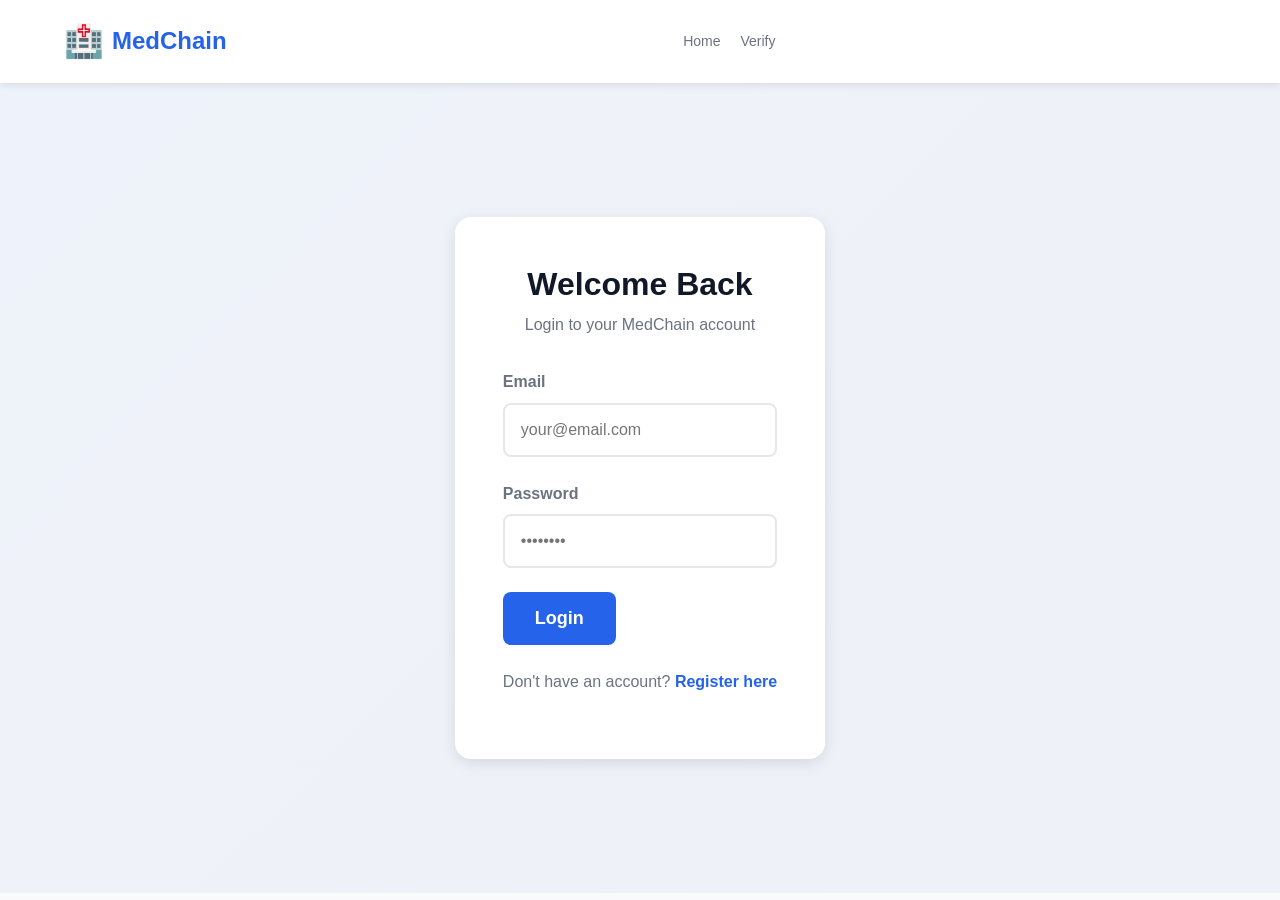
<file: frontend/auth.html>
<!DOCTYPE html>
<html lang="en">
<head>
    <meta charset="UTF-8">
    <meta name="viewport" content="width=device-width, initial-scale=1.0">
    <title>Login / Register - MedChain</title>
    <link rel="stylesheet" href="css/global.css">
    <link rel="stylesheet" href="css/nav.css">
    <link rel="stylesheet" href="css/auth.css">
</head>
<body>
    <nav class="navbar">
        <div class="nav-container">
            <div class="nav-brand">
                <span class="logo">🏥</span>
                <span class="brand-name">MedChain</span>
            </div>
            <div class="nav-links">
                <a href="index.html" class="nav-link">Home</a>
                <a href="verify.html" class="nav-link">Verify</a>
            </div>
            <button class="mobile-menu-btn" id="mobileMenuBtn">☰</button>
        </div>
    </nav>

    <section class="auth-section">
        <div class="container">
            <div class="auth-container">
                <!-- Login Form -->
                <div id="loginForm" class="auth-card">
                    <h2>Welcome Back</h2>
                    <p class="auth-subtitle">Login to your MedChain account</p>

                    <form onsubmit="handleLogin(event)">
                        <div class="form-group">
                            <label>Email</label>
                            <input type="email" id="loginEmail" required placeholder="your@email.com">
                        </div>

                        <div class="form-group">
                            <label>Password</label>
                            <input type="password" id="loginPassword" required placeholder="••••••••">
                        </div>

                        <button type="submit" class="btn btn-primary btn-large">Login</button>
                    </form>

                    <p class="auth-switch">
                        Don't have an account? 
                        <a href="#" onclick="showRegister()">Register here</a>
                    </p>
                </div>

                <!-- Register Form -->
                <div id="registerForm" class="auth-card hidden">
                    <h2>Create Account</h2>
                    <p class="auth-subtitle">Join MedChain to verify medicines</p>

                    <form onsubmit="handleRegister(event)">
                        <div class="form-group">
                            <label>Full Name</label>
                            <input type="text" id="regName" required placeholder="John Doe">
                        </div>

                        <div class="form-group">
                            <label>Email</label>
                            <input type="email" id="regEmail" required placeholder="your@email.com">
                        </div>

                        <div class="form-group">
                            <label>Phone</label>
                            <input type="tel" id="regPhone" placeholder="+91 9876543210">
                        </div>

                        <div class="form-group">
                            <label>Password</label>
                            <input type="password" id="regPassword" required placeholder="••••••••">
                            <small>Min 8 characters, 1 uppercase, 1 lowercase, 1 number, 1 special char</small>
                        </div>

                        <div class="form-group">
                            <label>I am a:</label>
                            <select id="regRole" onchange="toggleManufacturerFields()">
                                <option value="PATIENT">Patient</option>
                                <option value="CHEMIST">Chemist</option>
                                <option value="MANUFACTURER">Manufacturer</option>
                            </select>
                        </div>

                        <!-- Manufacturer Fields -->
                        <div id="manufacturerFields" class="hidden">
                            <div class="form-group">
                                <label>Company Name</label>
                                <input type="text" id="regCompany" placeholder="Company Pvt Ltd">
                            </div>

                            <div class="form-group">
                                <label>License Number</label>
                                <input type="text" id="regLicense" placeholder="MH-MFG-2024-XXX">
                            </div>

                            <div class="form-group">
                                <label>GST Number</label>
                                <input type="text" id="regGst" placeholder="27AAACR5055K1Z4">
                            </div>

                            <div class="form-group">
                                <label>Address</label>
                                <textarea id="regAddress" rows="2"></textarea>
                            </div>

                            <div class="form-row">
                                <div class="form-group">
                                    <label>City</label>
                                    <input type="text" id="regCity">
                                </div>
                                <div class="form-group">
                                    <label>State</label>
                                    <input type="text" id="regState">
                                </div>
                            </div>

                            <div class="form-group">
                                <label>Pincode</label>
                                <input type="text" id="regPincode" placeholder="400001">
                            </div>
                        </div>

                        <button type="submit" class="btn btn-primary btn-large">Create Account</button>
                    </form>

                    <p class="auth-switch">
                        Already have an account? 
                        <a href="#" onclick="showLogin()">Login here</a>
                    </p>
                </div>
            </div>
        </div>
    </section>

    <script src="js/utils.js"></script>
    <script src="js/api.js"></script>
    <script src="js/auth.js"></script>
    <script>
        function showRegister() {
            document.getElementById('loginForm').classList.add('hidden');
            document.getElementById('registerForm').classList.remove('hidden');
        }

        function showLogin() {
            document.getElementById('registerForm').classList.add('hidden');
            document.getElementById('loginForm').classList.remove('hidden');
        }

        function toggleManufacturerFields() {
            const role = document.getElementById('regRole').value;
            const fields = document.getElementById('manufacturerFields');
            
            if (role === 'MANUFACTURER') {
                fields.classList.remove('hidden');
                fields.querySelectorAll('input').forEach(input => input.required = true);
            } else {
                fields.classList.add('hidden');
                fields.querySelectorAll('input').forEach(input => input.required = false);
            }
        }

        async function handleLogin(e) {
            e.preventDefault();
            
            const email = document.getElementById('loginEmail').value;
            const password = document.getElementById('loginPassword').value;
            
            await login(email, password);
        }

        async function handleRegister(e) {
            e.preventDefault();
            
            const formData = {
                name: document.getElementById('regName').value,
                email: document.getElementById('regEmail').value,
                phone: document.getElementById('regPhone').value,
                password: document.getElementById('regPassword').value,
                role: document.getElementById('regRole').value
            };

            if (formData.role === 'MANUFACTURER') {
                formData.companyName = document.getElementById('regCompany').value;
                formData.licenseNumber = document.getElementById('regLicense').value;
                formData.gstNumber = document.getElementById('regGst').value;
                formData.address = document.getElementById('regAddress').value;
                formData.city = document.getElementById('regCity').value;
                formData.state = document.getElementById('regState').value;
                formData.pincode = document.getElementById('regPincode').value;
            }

            await register(formData);
        }

        // Check URL for register parameter
        document.addEventListener('DOMContentLoaded', () => {
            if (getQueryParam('register') === 'true') {
                showRegister();
            }
        });
    </script>
</body>
</html>
</file>
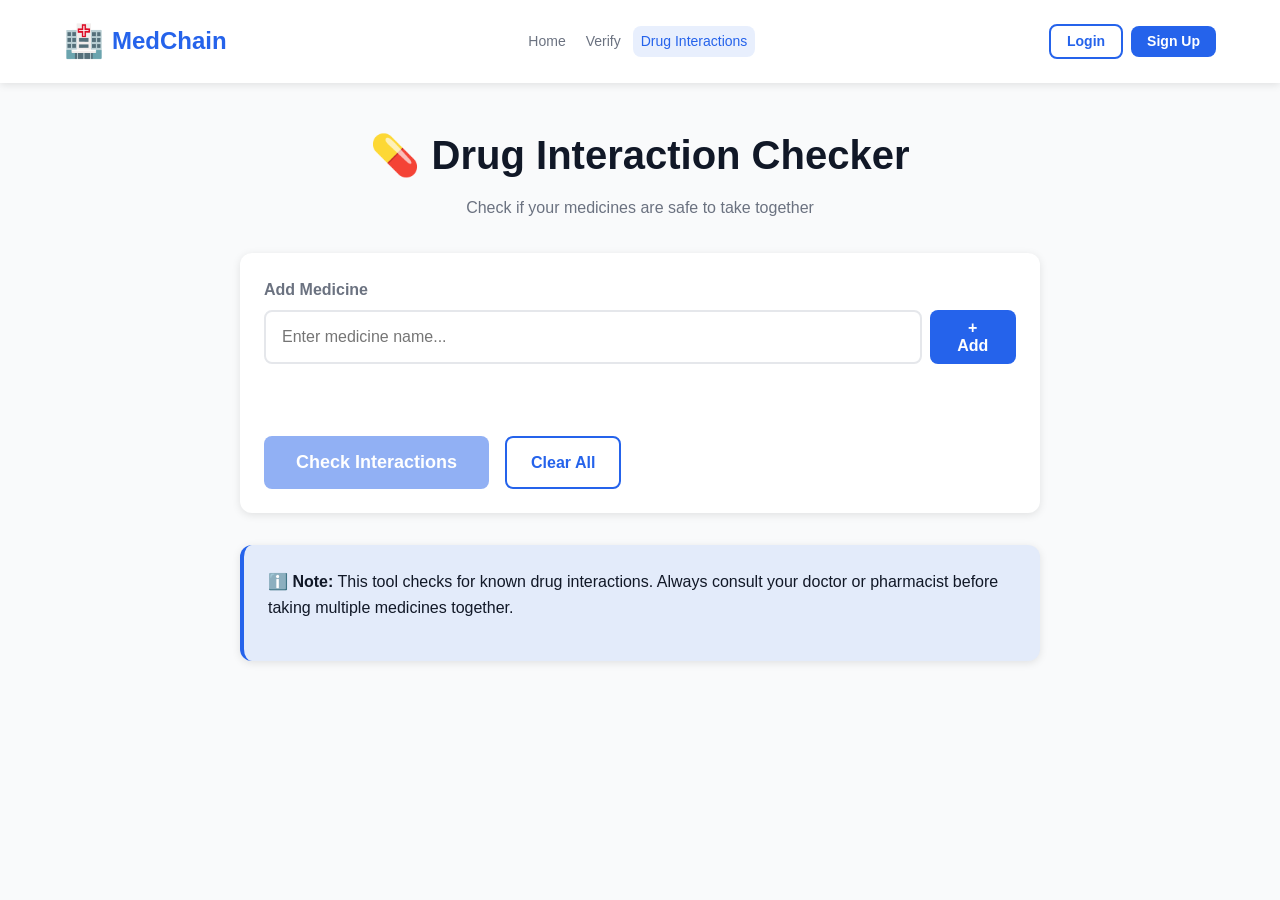
<file: frontend/interactions.html>
<!DOCTYPE html>
<html lang="en">
<head>
    <meta charset="UTF-8">
    <meta name="viewport" content="width=device-width, initial-scale=1.0">
    <title>Drug Interaction Checker - MedChain</title>
    <link rel="stylesheet" href="css/global.css">
    <link rel="stylesheet" href="css/nav.css">
    <link rel="stylesheet" href="css/interactions.css">
</head>
<body>
    <nav class="navbar">
        <div class="nav-container">
            <div class="nav-brand">
                <span class="logo">🏥</span>
                <span class="brand-name">MedChain</span>
            </div>
            <div class="nav-links">
                <a href="index.html" class="nav-link">Home</a>
                <a href="verify.html" class="nav-link">Verify</a>
                <a href="interactions.html" class="nav-link active">Drug Interactions</a>
            </div>
            <div class="nav-auth" id="navAuth"></div>
            <button class="mobile-menu-btn" id="mobileMenuBtn">☰</button>
        </div>
    </nav>

    <section class="interactions-section">
        <div class="container">
            <h1 class="text-center">💊 Drug Interaction Checker</h1>
            <p class="text-center text-secondary" style="margin-bottom:2rem;">
                Check if your medicines are safe to take together
            </p>

            <div class="card interactions-card">
                <div class="form-group">
                    <label>Add Medicine</label>
                    <div class="medicine-input-row">
                        <input type="text" id="medicineInput" placeholder="Enter medicine name..."
                            onkeypress="if(event.key==='Enter') addMedicine()">
                        <button class="btn btn-primary" onclick="addMedicine()">+ Add</button>
                    </div>
                </div>

                <div id="medicineList" class="medicine-chips"></div>

                <div class="action-buttons">
                    <button class="btn btn-primary btn-large" onclick="checkInteractions()"
                        id="checkBtn" disabled>
                        Check Interactions
                    </button>
                    <button class="btn btn-outline" onclick="clearAll()">Clear All</button>
                </div>
            </div>

            <div id="results" class="hidden"></div>

            <div class="card note-card">
                <p><strong>ℹ️ Note:</strong> This tool checks for known drug interactions.
                Always consult your doctor or pharmacist before taking multiple medicines together.</p>
            </div>
        </div>
    </section>

    <script src="js/utils.js"></script>
    <script src="js/api.js"></script>
    <script src="js/auth.js"></script>
    <script src="js/interactions.js"></script>
</body>
</html>
</file>
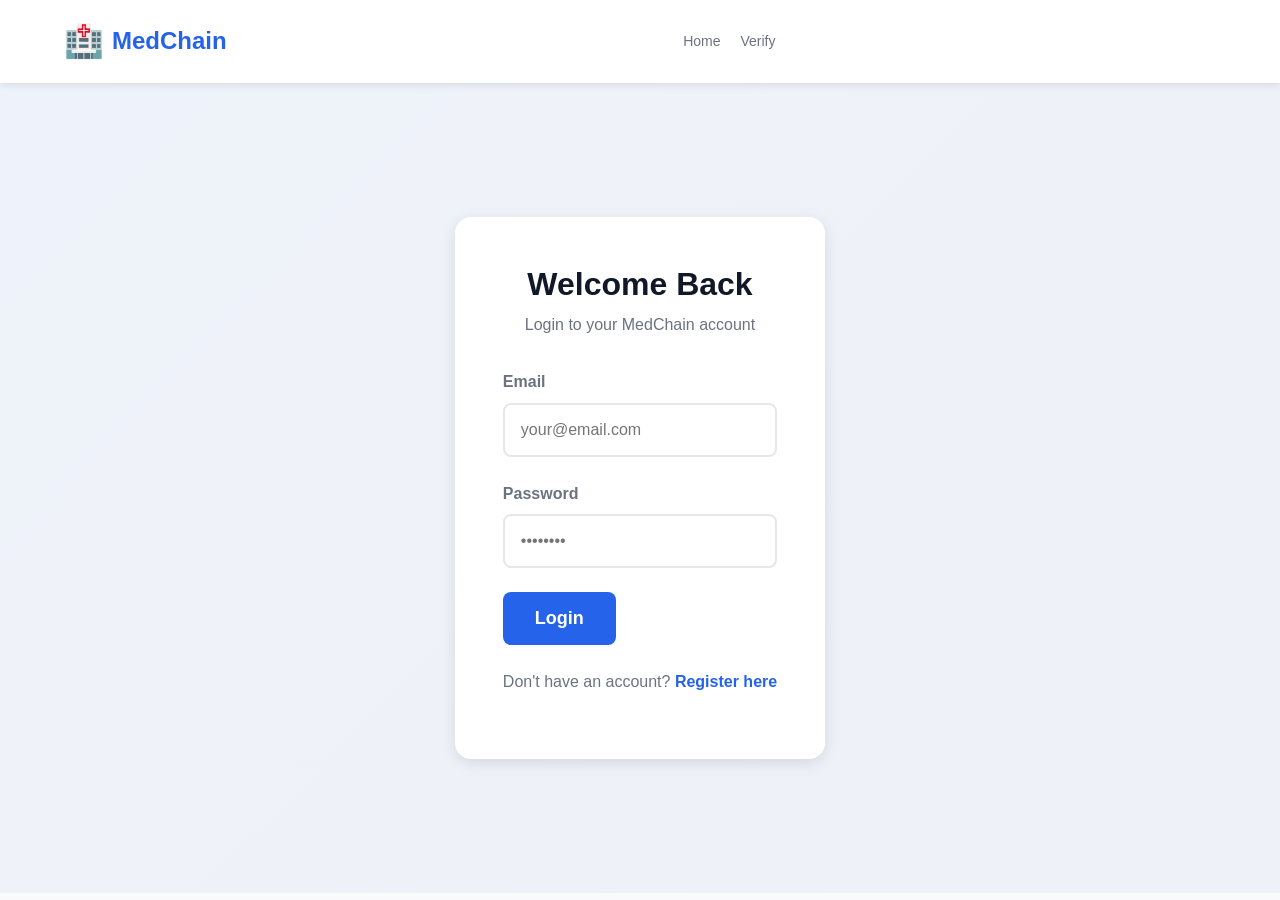
<file: frontend/notifications.html>
<!DOCTYPE html>
<html lang="en">
<head>
    <meta charset="UTF-8">
    <meta name="viewport" content="width=device-width, initial-scale=1.0">
    <title>Notifications - MedChain</title>
    <link rel="stylesheet" href="css/global.css">
    <link rel="stylesheet" href="css/nav.css">
    <link rel="stylesheet" href="css/notifications.css">
</head>
<body>
    <nav class="navbar">
        <div class="nav-container">
            <div class="nav-brand">
                <a href="index.html" style="text-decoration:none;display:flex;align-items:center;gap:0.5rem">
                    <span class="logo">🏥</span>
                    <span class="brand-name">MedChain</span>
                </a>
            </div>
            <div class="nav-links">
                <a href="index.html" class="nav-link">Home</a>
                <a href="verify.html" class="nav-link">Verify</a>
                <a href="symptom.html" class="nav-link">Symptom Checker</a>
            </div>
            <div class="nav-auth" id="navAuth"></div>
        </div>
    </nav>

    <section class="notifications-section">
        <div class="page-header">
            <h1>🔔 Notifications</h1>
            <button class="btn btn-outline" onclick="markAllRead()" id="markAllBtn" style="display:none">
                ✓ Mark all as read
            </button>
        </div>

        <div id="notifList" class="notif-list">
            <div class="empty-state">
                <div class="empty-icon">⏳</div>
                <p>Loading notifications...</p>
            </div>
        </div>

        <div class="load-more" id="loadMoreDiv" style="display:none">
            <button class="btn btn-outline" onclick="loadMore()">Load more</button>
        </div>
    </section>

    <script src="js/utils.js"></script>
    <script src="js/api.js"></script>
    <script src="js/auth.js"></script>
    <script src="js/notifications.js"></script>
</body>
</html>
</file>
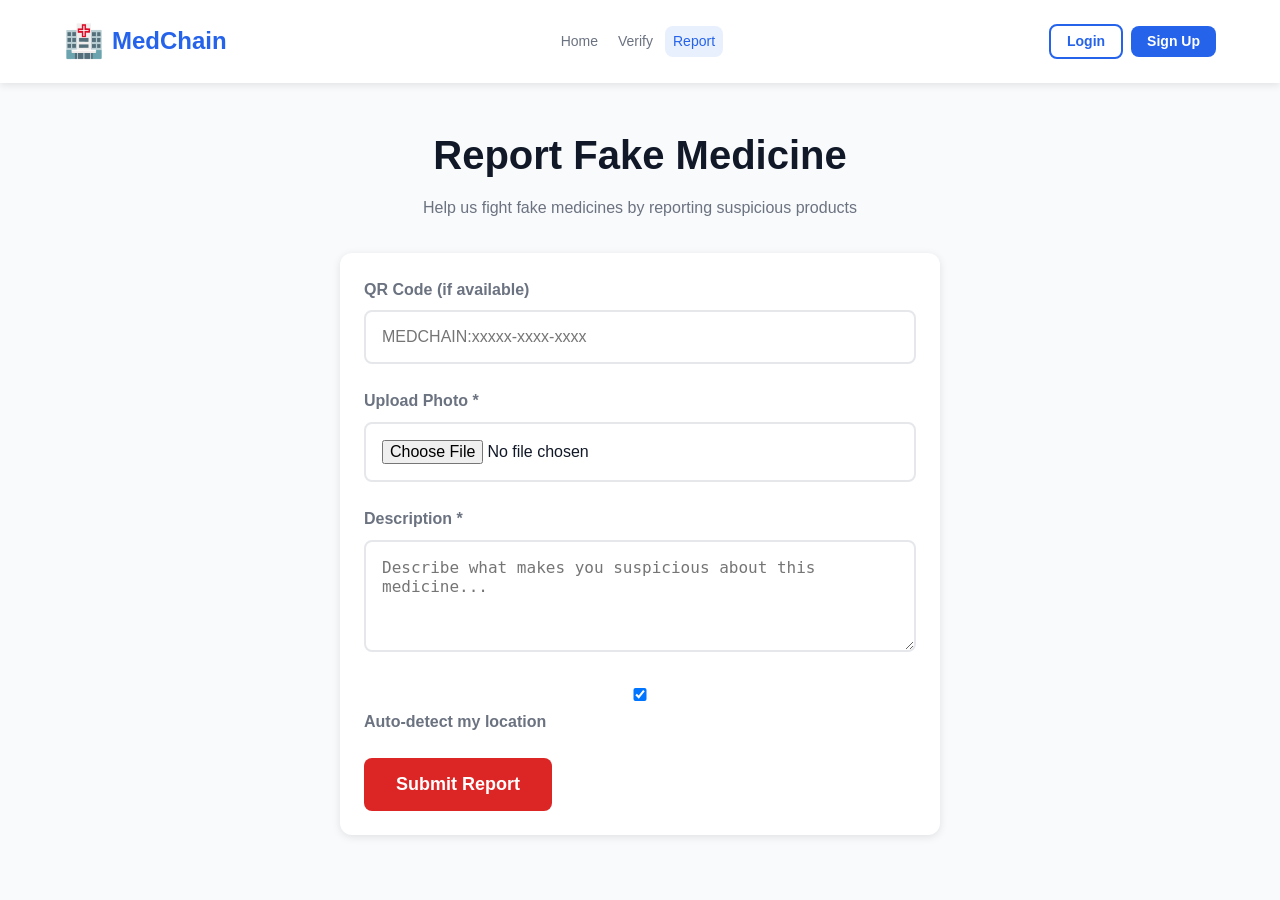
<file: frontend/report.html>
<!DOCTYPE html>
<html lang="en">
<head>
    <meta charset="UTF-8">
    <meta name="viewport" content="width=device-width, initial-scale=1.0">
    <title>Report Fake Medicine - MedChain</title>
    <link rel="stylesheet" href="css/global.css">
    <link rel="stylesheet" href="css/nav.css">
    <link rel="stylesheet" href="css/report.css">
</head>
<body>
    <nav class="navbar">
        <div class="nav-container">
            <div class="nav-brand">
                <span class="logo">🏥</span>
                <span class="brand-name">MedChain</span>
            </div>
            <div class="nav-links">
                <a href="index.html" class="nav-link">Home</a>
                <a href="verify.html" class="nav-link">Verify</a>
                <a href="report.html" class="nav-link active">Report</a>
            </div>
            <div class="nav-auth" id="navAuth"></div>
            <button class="mobile-menu-btn" id="mobileMenuBtn">☰</button>
        </div>
    </nav>

    <section class="report-section">
        <div class="container">
            <h1 class="text-center">Report Fake Medicine</h1>
            <p class="text-center text-secondary" style="margin-bottom:2rem;">
                Help us fight fake medicines by reporting suspicious products
            </p>

            <div class="card report-form-card">
                <form id="reportForm" onsubmit="submitReport(event)">
                    <div class="form-group">
                        <label>QR Code (if available)</label>
                        <input type="text" id="qrCode" placeholder="MEDCHAIN:xxxxx-xxxx-xxxx">
                    </div>

                    <div class="form-group">
                        <label>Upload Photo *</label>
                        <input type="file" id="photo" accept="image/*" required>
                        <div id="photoPreview"></div>
                    </div>

                    <div class="form-group">
                        <label>Description *</label>
                        <textarea id="description" rows="4" required
                            placeholder="Describe what makes you suspicious about this medicine..."></textarea>
                    </div>

                    <div class="form-group">
                        <label>
                            <input type="checkbox" id="autoLocation" checked>
                            Auto-detect my location
                        </label>
                    </div>

                    <div id="manualLocation" class="hidden">
                        <div class="form-group">
                            <label>City</label>
                            <input type="text" id="city">
                        </div>
                        <div class="form-group">
                            <label>State</label>
                            <input type="text" id="state">
                        </div>
                    </div>

                    <button type="submit" class="btn btn-danger btn-large">Submit Report</button>
                </form>

                <div id="successMessage" class="hidden success-message">
                    <div class="success-icon">✅</div>
                    <h2>Report Submitted Successfully!</h2>
                    <p>Tracking ID: <strong id="trackingId"></strong></p>
                    <p>Our team will review your report within 24 hours.</p>
                    <button class="btn btn-primary" onclick="window.location.href='index.html'">Back to Home</button>
                </div>
            </div>
        </div>
    </section>

    <script src="js/utils.js"></script>
    <script src="js/api.js"></script>
    <script src="js/auth.js"></script>
    <script src="js/report.js"></script>
</body>
</html>
</file>
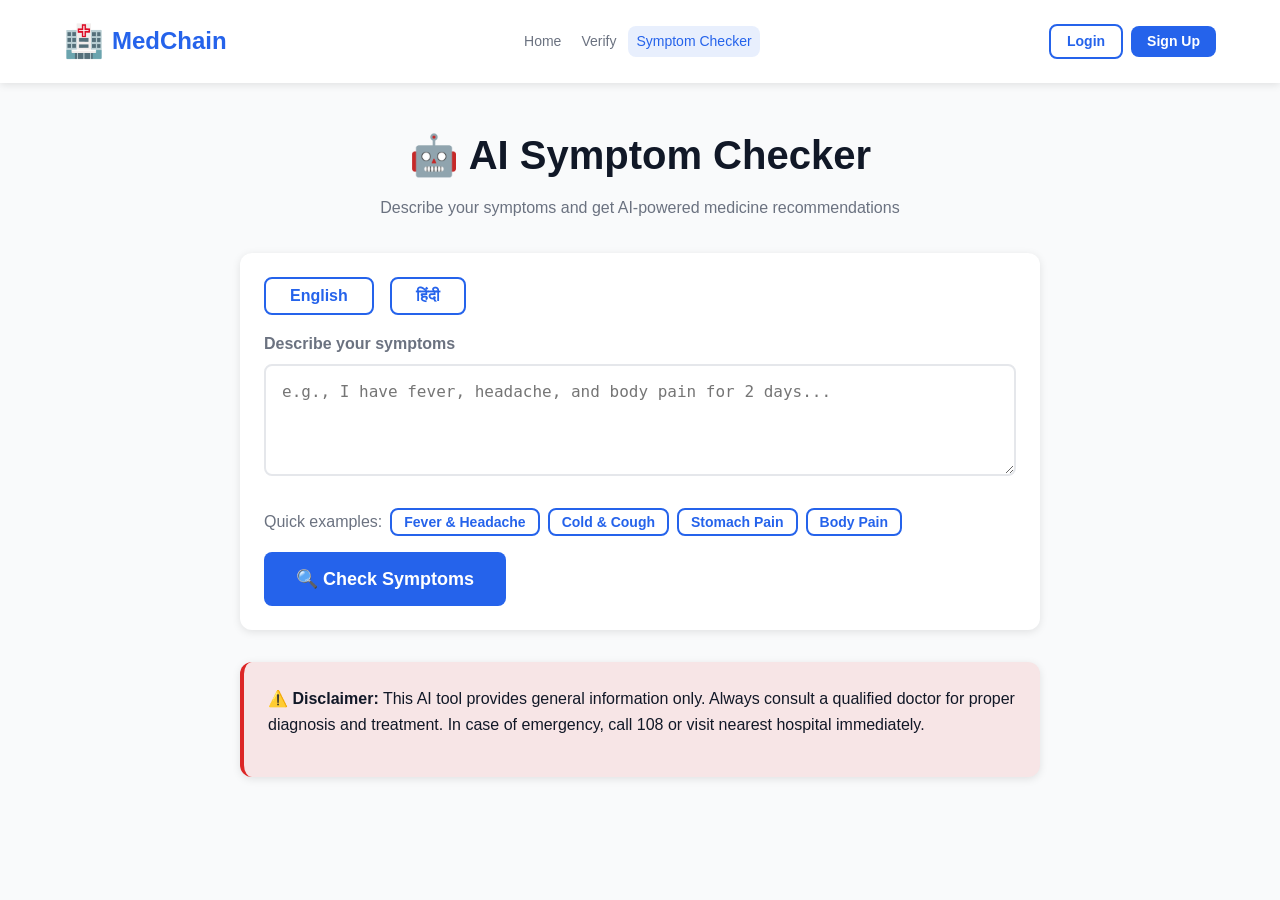
<file: frontend/symptom.html>
<!DOCTYPE html>
<html lang="en">
<head>
    <meta charset="UTF-8">
    <meta name="viewport" content="width=device-width, initial-scale=1.0">
    <title>AI Symptom Checker - MedChain</title>
    <link rel="stylesheet" href="css/global.css">
    <link rel="stylesheet" href="css/nav.css">
    <link rel="stylesheet" href="css/symptom.css">
</head>
<body>
    <nav class="navbar">
        <div class="nav-container">
            <div class="nav-brand">
                <span class="logo">🏥</span>
                <span class="brand-name">MedChain</span>
            </div>
            <div class="nav-links">
                <a href="index.html" class="nav-link">Home</a>
                <a href="verify.html" class="nav-link">Verify</a>
                <a href="symptom.html" class="nav-link active">Symptom Checker</a>
            </div>
            <div class="nav-auth" id="navAuth"></div>
            <button class="mobile-menu-btn" id="mobileMenuBtn">☰</button>
        </div>
    </nav>

    <section class="symptom-section">
        <div class="container">
            <h1 class="text-center">🤖 AI Symptom Checker</h1>
            <p class="text-center text-secondary" style="margin-bottom:2rem;">
                Describe your symptoms and get AI-powered medicine recommendations
            </p>

            <div class="card symptom-card">
                <div class="language-buttons">
                    <button class="btn btn-outline" onclick="setLanguage('English')">English</button>
                    <button class="btn btn-outline" onclick="setLanguage('Hindi')">हिंदी</button>
                </div>

                <div class="form-group">
                    <label>Describe your symptoms</label>
                    <textarea id="symptoms" rows="4"
                        placeholder="e.g., I have fever, headache, and body pain for 2 days..."></textarea>
                </div>

                <div class="quick-examples">
                    <span>Quick examples:</span>
                    <button class="btn btn-outline" onclick="setSymptom('fever and headache')">Fever &amp; Headache</button>
                    <button class="btn btn-outline" onclick="setSymptom('cold and cough')">Cold &amp; Cough</button>
                    <button class="btn btn-outline" onclick="setSymptom('stomach pain')">Stomach Pain</button>
                    <button class="btn btn-outline" onclick="setSymptom('body pain')">Body Pain</button>
                </div>

                <button class="btn btn-primary btn-large" onclick="checkSymptoms()">
                    🔍 Check Symptoms
                </button>
            </div>

            <div id="results" class="hidden"></div>

            <div class="card disclaimer-card">
                <p><strong>⚠️ Disclaimer:</strong> This AI tool provides general information only.
                Always consult a qualified doctor for proper diagnosis and treatment.
                In case of emergency, call 108 or visit nearest hospital immediately.</p>
            </div>
        </div>
    </section>

    <script src="js/utils.js"></script>
    <script src="js/api.js"></script>
    <script src="js/auth.js"></script>
    <script src="js/symptom.js"></script>
</body>
</html>
</file>
<file: frontend/css/global.css>
/* CSS Variables */
:root {
    /* Colors - Light Theme */
    --primary: #2563eb;
    --primary-dark: #1e40af;
    --success: #16a34a;
    --danger: #dc2626;
    --warning: #d97706;
    --info: #0891b2;
    
    --bg-primary: #ffffff;
    --bg-secondary: #f9fafb;
    --bg-tertiary: #f3f4f6;
    
    --text-primary: #111827;
    --text-secondary: #6b7280;
    --text-tertiary: #9ca3af;
    
    --border: #e5e7eb;
    --shadow: rgba(0, 0, 0, 0.1);
    
    /* Spacing */
    --spacing-xs: 0.25rem;
    --spacing-sm: 0.5rem;
    --spacing-md: 1rem;
    --spacing-lg: 1.5rem;
    --spacing-xl: 2rem;
    --spacing-2xl: 3rem;
    
    /* Border Radius */
    --radius-sm: 0.25rem;
    --radius-md: 0.5rem;
    --radius-lg: 0.75rem;
    --radius-xl: 1rem;
    
    /* Transitions */
    --transition: all 0.3s ease;
}

/* Dark Mode */
body.dark-mode {
    --bg-primary: #111827;
    --bg-secondary: #1f2937;
    --bg-tertiary: #374151;
    
    --text-primary: #f9fafb;
    --text-secondary: #d1d5db;
    --text-tertiary: #9ca3af;
    
    --border: #374151;
    --shadow: rgba(0, 0, 0, 0.3);
}

/* Reset */
* {
    margin: 0;
    padding: 0;
    box-sizing: border-box;
}

/* Base Styles */
body {
    font-family: -apple-system, BlinkMacSystemFont, 'Segoe UI', Roboto, 'Helvetica Neue', Arial, sans-serif;
    background: var(--bg-secondary);
    color: var(--text-primary);
    line-height: 1.6;
    transition: var(--transition);
}

/* Container */
.container {
    max-width: 1200px;
    margin: 0 auto;
    padding: 0 var(--spacing-lg);
}

/* Typography */
h1, h2, h3, h4, h5, h6 {
    font-weight: 700;
    line-height: 1.2;
    margin-bottom: var(--spacing-md);
}

h1 { font-size: 2.5rem; }
h2 { font-size: 2rem; }
h3 { font-size: 1.5rem; }
h4 { font-size: 1.25rem; }

p {
    margin-bottom: var(--spacing-md);
}

a {
    color: var(--primary);
    text-decoration: none;
    transition: var(--transition);
}

a:hover {
    color: var(--primary-dark);
}

/* Buttons */
.btn {
    display: inline-block;
    padding: var(--spacing-sm) var(--spacing-lg);
    border: none;
    border-radius: var(--radius-md);
    font-size: 1rem;
    font-weight: 600;
    cursor: pointer;
    transition: var(--transition);
    text-align: center;
}

.btn-primary {
    background: var(--primary);
    color: white;
}

.btn-primary:hover {
    background: var(--primary-dark);
    transform: translateY(-2px);
    box-shadow: 0 4px 12px var(--shadow);
}

.btn-outline {
    background: transparent;
    color: var(--primary);
    border: 2px solid var(--primary);
}

.btn-outline:hover {
    background: var(--primary);
    color: white;
}

.btn-success {
    background: var(--success);
    color: white;
}

.btn-danger {
    background: var(--danger);
    color: white;
}

.btn-large {
    padding: var(--spacing-md) var(--spacing-xl);
    font-size: 1.125rem;
}

.btn:disabled {
    opacity: 0.5;
    cursor: not-allowed;
}

/* Cards */
.card {
    background: var(--bg-primary);
    border-radius: var(--radius-lg);
    padding: var(--spacing-lg);
    box-shadow: 0 2px 8px var(--shadow);
    transition: var(--transition);
}

.card:hover {
    box-shadow: 0 4px 16px var(--shadow);
    transform: translateY(-4px);
}

/* Forms */
input, textarea, select {
    width: 100%;
    padding: var(--spacing-md);
    border: 2px solid var(--border);
    border-radius: var(--radius-md);
    font-size: 1rem;
    background: var(--bg-primary);
    color: var(--text-primary);
    transition: var(--transition);
}

input:focus, textarea:focus, select:focus {
    outline: none;
    border-color: var(--primary);
    box-shadow: 0 0 0 3px rgba(37, 99, 235, 0.1);
}

.form-group {
    margin-bottom: var(--spacing-lg);
}

label {
    display: block;
    margin-bottom: var(--spacing-sm);
    font-weight: 600;
    color: var(--text-secondary);
}

.error-message {
    color: var(--danger);
    font-size: 0.875rem;
    margin-top: var(--spacing-xs);
}

/* Sections */
section {
    padding: var(--spacing-2xl) 0;
}

.section-title {
    text-align: center;
    margin-bottom: var(--spacing-xl);
    color: var(--text-primary);
}

/* Hero Section */
.hero {
    background: linear-gradient(135deg, var(--primary) 0%, #1e40af 100%);
    color: white;
    padding: 4rem 0;
    text-align: center;
}

.hero-title {
    font-size: 3rem;
    margin-bottom: var(--spacing-md);
}

.hero-subtitle {
    font-size: 1.25rem;
    margin-bottom: var(--spacing-xl);
    opacity: 0.9;
}

.hero-search {
    max-width: 600px;
    margin: 0 auto var(--spacing-lg);
    display: flex;
    gap: var(--spacing-md);
}

.search-input {
    flex: 1;
}

.hero-features {
    display: flex;
    justify-content: center;
    gap: var(--spacing-md);
    flex-wrap: wrap;
}

.feature-badge {
    background: rgba(255, 255, 255, 0.2);
    padding: var(--spacing-sm) var(--spacing-lg);
    border-radius: var(--radius-xl);
    backdrop-filter: blur(10px);
}

/* Stats Grid */
.stats-grid {
    display: grid;
    grid-template-columns: repeat(auto-fit, minmax(250px, 1fr));
    gap: var(--spacing-lg);
}

.stat-card {
    background: var(--bg-primary);
    padding: var(--spacing-xl);
    border-radius: var(--radius-lg);
    text-align: center;
    box-shadow: 0 2px 8px var(--shadow);
}

.stat-number {
    font-size: 3rem;
    font-weight: 700;
    color: var(--primary);
    margin-bottom: var(--spacing-sm);
}

.stat-label {
    color: var(--text-secondary);
    font-size: 1rem;
}

/* Steps */
.steps {
    display: grid;
    grid-template-columns: repeat(auto-fit, minmax(300px, 1fr));
    gap: var(--spacing-xl);
}

.step-card {
    text-align: center;
    padding: var(--spacing-xl);
}

.step-icon {
    font-size: 4rem;
    margin-bottom: var(--spacing-md);
}

/* Loading */
.loading {
    text-align: center;
    padding: var(--spacing-xl);
    color: var(--text-secondary);
}

.spinner {
    border: 4px solid var(--border);
    border-top: 4px solid var(--primary);
    border-radius: 50%;
    width: 40px;
    height: 40px;
    animation: spin 1s linear infinite;
    margin: 0 auto;
}

@keyframes spin {
    0% { transform: rotate(0deg); }
    100% { transform: rotate(360deg); }
}

/* Toast Notifications */
.toast {
    position: fixed;
    bottom: 20px;
    right: 20px;
    background: var(--bg-primary);
    color: var(--text-primary);
    padding: var(--spacing-md) var(--spacing-lg);
    border-radius: var(--radius-md);
    box-shadow: 0 4px 12px var(--shadow);
    z-index: 10000;
    animation: slideIn 0.3s ease;
}

.toast.success { border-left: 4px solid var(--success); }
.toast.error { border-left: 4px solid var(--danger); }
.toast.info { border-left: 4px solid var(--info); }

@keyframes slideIn {
    from {
        transform: translateX(400px);
        opacity: 0;
    }
    to {
        transform: translateX(0);
        opacity: 1;
    }
}

/* Progress Bar */
.progress-bar {
    position: fixed;
    top: 0;
    left: 0;
    width: 0;
    height: 3px;
    background: var(--primary);
    z-index: 10000;
    transition: width 0.3s ease;
}

/* Utility Classes */
.text-center { text-align: center; }
.text-right { text-align: right; }
.text-secondary { color: var(--text-secondary); }
.mt-1 { margin-top: var(--spacing-md); }
.mb-1 { margin-bottom: var(--spacing-md); }
.hidden { display: none; }
.flex { display: flex; }
.flex-center { display: flex; justify-content: center; align-items: center; }
.gap-1 { gap: var(--spacing-md); }

/* Warning Box */
.warning-box {
    background: rgba(217, 119, 6, 0.1);
    border-left: 4px solid var(--warning);
    border-radius: var(--radius-md);
    padding: var(--spacing-md);
    margin: var(--spacing-md) 0;
    color: var(--text-primary);
}
.warning-box.danger {
    background: rgba(220, 38, 38, 0.1);
    border-left-color: var(--danger);
}

/* Detail rows */
.detail-row {
    display: flex;
    gap: 0.5rem;
    padding: 0.4rem 0;
    border-bottom: 1px solid var(--border);
    font-size: 0.9rem;
}
.detail-row:last-child { border-bottom: none; }
.detail-label { color: var(--text-secondary); font-weight: 600; min-width: 130px; }

/* No data */
.no-data {
    text-align: center;
    padding: var(--spacing-xl);
    color: var(--text-secondary);
}

/* Modals */
.modal {
    display: none;
    position: fixed;
    inset: 0;
    background: rgba(0,0,0,0.5);
    z-index: 2000;
    align-items: center;
    justify-content: center;
}
.modal.active { display: flex; }
.modal-content {
    background: var(--bg-primary);
    border-radius: var(--radius-lg);
    width: 90%;
    max-width: 520px;
    max-height: 90vh;
    overflow-y: auto;
    box-shadow: 0 8px 32px rgba(0,0,0,0.2);
}
.modal-content.large { max-width: 720px; }
.modal-header {
    display: flex;
    justify-content: space-between;
    align-items: center;
    padding: var(--spacing-lg);
    border-bottom: 1px solid var(--border);
}
.modal-header h2 { margin-bottom: 0; font-size: 1.25rem; }
.modal-body { padding: var(--spacing-lg); }
.modal-footer {
    display: flex;
    justify-content: flex-end;
    gap: var(--spacing-md);
    padding: var(--spacing-lg);
    border-top: 1px solid var(--border);
}
.modal-close {
    background: none;
    border: none;
    font-size: 1.5rem;
    cursor: pointer;
    color: var(--text-secondary);
    line-height: 1;
}

/* Recall cards */
.recalls-list {
    display: grid;
    grid-template-columns: repeat(auto-fill, minmax(280px, 1fr));
    gap: var(--spacing-md);
}
.recall-card {
    background: var(--bg-primary);
    border-radius: var(--radius-lg);
    padding: var(--spacing-lg);
    border-left: 4px solid var(--danger);
    box-shadow: 0 2px 8px var(--shadow);
}
.recall-card.severity-low    { border-left-color: var(--warning); }
.recall-card.severity-medium { border-left-color: var(--warning); }
.recall-card.severity-high   { border-left-color: var(--danger);  }
.recall-header {
    display: flex;
    justify-content: space-between;
    align-items: center;
    margin-bottom: var(--spacing-md);
}
.recall-severity {
    padding: 0.2rem 0.75rem;
    border-radius: var(--radius-xl);
    font-size: 0.75rem;
    font-weight: 700;
    background: rgba(220, 38, 38, 0.1);
    color: var(--danger);
}
.recall-date { color: var(--text-tertiary); font-size: 0.8rem; }
.recall-footer { margin-top: var(--spacing-sm); color: var(--text-secondary); font-size: 0.875rem; }

/* Responsive */
@media (max-width: 768px) {
    .hero-title { font-size: 2rem; }
    .hero-subtitle { font-size: 1rem; }
    .hero-search { flex-direction: column; }
    .stats-grid { grid-template-columns: 1fr; }
    .steps { grid-template-columns: 1fr; }
}

/* Animations */
@keyframes fadeIn {
    from { opacity: 0; transform: translateY(20px); }
    to { opacity: 1; transform: translateY(0); }
}
.fade-in { animation: fadeIn 0.5s ease; }

/* Footer */
.footer {
    background: var(--bg-tertiary);
    padding: var(--spacing-2xl) 0 var(--spacing-lg);
    margin-top: var(--spacing-2xl);
}
.footer-content {
    display: grid;
    grid-template-columns: repeat(auto-fit, minmax(200px, 1fr));
    gap: var(--spacing-xl);
    margin-bottom: var(--spacing-xl);
}
.footer-section h3, .footer-section h4 { margin-bottom: var(--spacing-md); }
.footer-section a { display: block; margin-bottom: var(--spacing-sm); color: var(--text-secondary); }
.footer-bottom {
    text-align: center;
    padding-top: var(--spacing-lg);
    border-top: 1px solid var(--border);
    color: var(--text-secondary);
}

/* CTA Section */
.cta {
    background: linear-gradient(135deg, var(--primary) 0%, #1e40af 100%);
    color: white;
    text-align: center;
    padding: 4rem 0;
    border-radius: var(--radius-xl);
    margin: var(--spacing-2xl) var(--spacing-lg);
}
.cta h2 { margin-bottom: var(--spacing-md); }
.cta p {
    font-size: 1.125rem;
    margin-bottom: var(--spacing-xl);
    opacity: 0.9;
}
</file>
<file: frontend/css/nav.css>
/* Navigation Bar */
.navbar {
    background: var(--bg-primary);
    box-shadow: 0 2px 8px var(--shadow);
    position: sticky;
    top: 0;
    z-index: 1000;
    transition: var(--transition);
}

.nav-container {
    max-width: 1200px;
    margin: 0 auto;
    padding: var(--spacing-md) var(--spacing-lg);
    display: flex;
    justify-content: space-between;
    align-items: center;
    gap: var(--spacing-md);
}

.nav-brand {
    display: flex;
    align-items: center;
    gap: var(--spacing-sm);
    font-size: 1.5rem;
    font-weight: 700;
    color: var(--primary);
    flex-shrink: 0;
}

.logo {
    font-size: 2rem;
}

.nav-links {
    display: flex;
    gap: var(--spacing-xs);
    align-items: center;
    flex: 1;
    justify-content: center;
}

.nav-link {
    color: var(--text-secondary);
    font-weight: 500;
    font-size: 0.875rem;
    padding: var(--spacing-xs) var(--spacing-sm);
    border-radius: var(--radius-md);
    transition: var(--transition);
    white-space: nowrap;
}

.nav-link:hover, .nav-link.active {
    color: var(--primary);
    background: rgba(37, 99, 235, 0.1);
}

.nav-auth {
    display: flex;
    gap: var(--spacing-sm);
    align-items: center;
    flex-shrink: 0;
}

.notification-bell {
    position: relative;
    font-size: 1.5rem;
    cursor: pointer;
    color: var(--text-secondary);
    transition: var(--transition);
}

.notification-bell:hover {
    color: var(--primary);
}

.notification-badge {
    position: absolute;
    top: -5px;
    right: -5px;
    background: var(--danger);
    color: white;
    font-size: 0.75rem;
    padding: 2px 6px;
    border-radius: 10px;
    font-weight: 700;
}

.mobile-menu-btn {
    display: none;
    background: none;
    border: none;
    font-size: 1.5rem;
    cursor: pointer;
    color: var(--text-primary);
}

/* Mobile Menu */
@media (max-width: 768px) {
    .nav-links, .nav-auth {
        display: none;
    }

    .nav-links.active, .nav-auth.active {
        display: flex;
        flex-direction: column;
        position: absolute;
        top: 100%;
        left: 0;
        right: 0;
        background: var(--bg-primary);
        padding: var(--spacing-lg);
        box-shadow: 0 4px 12px var(--shadow);
    }

    .mobile-menu-btn {
        display: block;
    }
}

/* Dark Mode Toggle */
.dark-mode-toggle {
    background: none;
    border: none;
    font-size: 1.5rem;
    cursor: pointer;
    padding: var(--spacing-sm);
    border-radius: var(--radius-md);
    transition: var(--transition);
}

.dark-mode-toggle:hover {
    background: var(--bg-secondary);
}

/* Compact buttons inside navbar */
.nav-auth .btn {
    padding: var(--spacing-xs) var(--spacing-md);
    font-size: 0.875rem;
}

.user-menu {
    display: flex;
    align-items: center;
    gap: var(--spacing-sm);
}
</file>
<file: frontend/css/auth.css>
/* Auth Page Styles */

.auth-section {
    min-height: 90vh;
    display: flex;
    align-items: center;
    padding: var(--spacing-2xl) 0;
    background: linear-gradient(135deg, rgba(37, 99, 235, 0.05) 0%, rgba(30, 64, 175, 0.05) 100%);
}

.auth-container {
    max-width: 500px;
    margin: 0 auto;
}

.auth-card {
    background: var(--bg-primary);
    border-radius: var(--radius-xl);
    padding: var(--spacing-2xl);
    box-shadow: 0 4px 16px var(--shadow);
}

.auth-card h2 {
    text-align: center;
    margin-bottom: var(--spacing-sm);
}

.auth-subtitle {
    text-align: center;
    color: var(--text-secondary);
    margin-bottom: var(--spacing-xl);
}

.auth-switch {
    text-align: center;
    margin-top: var(--spacing-lg);
    color: var(--text-secondary);
}

.auth-switch a {
    color: var(--primary);
    font-weight: 600;
}

.form-row {
    display: grid;
    grid-template-columns: 1fr 1fr;
    gap: var(--spacing-md);
}

/* Role Selection */
select {
    appearance: none;
    background-image: url("data:image/svg+xml,%3Csvg xmlns='http://www.w3.org/2000/svg' width='12' height='12' viewBox='0 0 12 12'%3E%3Cpath fill='%23333' d='M6 9L1 4h10z'/%3E%3C/svg%3E");
    background-repeat: no-repeat;
    background-position: right 1rem center;
    padding-right: 2.5rem;
}

/* Responsive */
@media (max-width: 768px) {
    .auth-card {
        padding: var(--spacing-lg);
    }

    .form-row {
        grid-template-columns: 1fr;
    }
}
</file>
<file: frontend/css/interactions.css>
/* interactions.css - Drug Interaction Checker page */

.interactions-section {
    padding: 3rem 0;
    min-height: 80vh;
}

.interactions-card {
    max-width: 800px;
    margin: 0 auto 2rem;
}

.medicine-input-row {
    display: flex;
    gap: 0.5rem;
}

.medicine-chips {
    display: flex;
    flex-wrap: wrap;
    gap: 0.5rem;
    margin-bottom: 1rem;
    min-height: 2rem;
}

.medicine-chip {
    background: var(--primary);
    color: white;
    padding: 0.5rem 1rem;
    border-radius: 20px;
    display: flex;
    align-items: center;
    gap: 0.5rem;
}

.medicine-chip button {
    background: none;
    border: none;
    color: white;
    cursor: pointer;
    font-size: 1.2rem;
    line-height: 1;
    padding: 0;
}

.action-buttons {
    display: flex;
    gap: 1rem;
}

.note-card {
    max-width: 800px;
    margin: 2rem auto;
    background: rgba(37, 99, 235, 0.1);
    border-left: 4px solid var(--primary);
}

.results-card {
    max-width: 800px;
    margin: 0 auto;
}

.risk-badge {
    padding: 0.5rem 1rem;
    border-radius: 20px;
    font-weight: 600;
    color: white;
}

.summary-box {
    padding: 1rem;
    border-radius: 8px;
    margin-bottom: 1.5rem;
    border-left: 4px solid;
}

.interaction-item {
    border-radius: var(--radius-lg);
    padding: var(--spacing-lg);
    margin-bottom: 1rem;
    border-left: 4px solid;
    background: var(--bg-secondary);
}

.interaction-header {
    display: flex;
    justify-content: space-between;
    align-items: flex-start;
    margin-bottom: 0.5rem;
}

.severity-badge {
    padding: 0.25rem 0.75rem;
    border-radius: 12px;
    font-size: 0.875rem;
    color: white;
}

.no-interaction-box {
    text-align: center;
    padding: 2rem;
    background: rgba(22, 163, 74, 0.1);
    border-radius: 8px;
}
</file>
<file: frontend/css/notifications.css>
/* notifications.css */

.notifications-section {
    max-width: 720px;
    margin: 2rem auto;
    padding: 0 1rem;
}

.page-header {
    display: flex;
    align-items: center;
    justify-content: space-between;
    margin-bottom: 1.5rem;
}

.page-header h1 {
    font-size: 1.6rem;
    color: #1e293b;
    margin: 0;
}

.notif-list {
    display: flex;
    flex-direction: column;
    gap: 0.75rem;
}

.notif-card {
    background: white;
    border: 1px solid #e2e8f0;
    border-radius: 12px;
    padding: 1rem 1.25rem;
    display: flex;
    align-items: flex-start;
    gap: 1rem;
    transition: box-shadow 0.15s, border-color 0.15s;
    position: relative;
}

.notif-card:hover {
    box-shadow: 0 2px 12px rgba(0, 0, 0, 0.08);
    border-color: #cbd5e1;
}

.notif-card.unread {
    border-left: 4px solid #2563eb;
    background: #f8faff;
}

.notif-icon {
    font-size: 1.6rem;
    min-width: 2.5rem;
    text-align: center;
    margin-top: 2px;
}

.notif-body { flex: 1; }

.notif-title {
    font-weight: 600;
    color: #1e293b;
    margin-bottom: 0.2rem;
    font-size: 0.95rem;
}

.notif-message {
    color: #64748b;
    font-size: 0.88rem;
    line-height: 1.5;
}

.notif-time {
    color: #94a3b8;
    font-size: 0.78rem;
    margin-top: 0.4rem;
}

.notif-delete {
    position: absolute;
    top: 0.75rem;
    right: 0.75rem;
    background: none;
    border: none;
    color: #cbd5e1;
    cursor: pointer;
    font-size: 1rem;
    padding: 0.25rem;
    border-radius: 4px;
    line-height: 1;
    transition: color 0.15s;
}

.notif-delete:hover { color: #ef4444; }

.unread-dot {
    width: 8px;
    height: 8px;
    background: #2563eb;
    border-radius: 50%;
    min-width: 8px;
    margin-top: 6px;
}

.empty-state {
    text-align: center;
    padding: 4rem 2rem;
    color: #94a3b8;
}

.empty-state .empty-icon {
    font-size: 3rem;
    margin-bottom: 1rem;
}

.empty-state p { font-size: 1rem; }

.load-more {
    text-align: center;
    margin-top: 1.5rem;
}

.type-RECALL { border-left-color: #dc2626 !important; }
.type-ALERT  { border-left-color: #f59e0b !important; }
</file>
<file: frontend/css/report.css>
/* report.css - Report Fake Medicine page */

.report-section {
    padding: 3rem 0;
    min-height: 80vh;
}

.report-form-card {
    max-width: 600px;
    margin: 0 auto;
}

#photoPreview img {
    max-width: 100%;
    border-radius: 8px;
    margin-top: 0.5rem;
}

.success-message {
    text-align: center;
    padding: 2rem;
}

.success-message .success-icon {
    font-size: 4rem;
    margin-bottom: 1rem;
}
</file>
<file: frontend/css/symptom.css>
/* symptom.css - AI Symptom Checker page */

.symptom-section {
    padding: 3rem 0;
    min-height: 80vh;
}

.symptom-card {
    max-width: 800px;
    margin: 0 auto 2rem;
}

.language-buttons {
    display: flex;
    gap: 1rem;
    margin-bottom: 1rem;
}

.quick-examples {
    display: flex;
    flex-wrap: wrap;
    gap: 0.5rem;
    margin-bottom: 1rem;
    align-items: center;
}

.quick-examples span {
    color: var(--text-secondary);
}

.quick-examples .btn {
    padding: 0.25rem 0.75rem;
    font-size: 0.875rem;
}

.disclaimer-card {
    max-width: 800px;
    margin: 2rem auto;
    background: rgba(220, 38, 38, 0.1);
    border-left: 4px solid var(--danger);
}

.results-card {
    max-width: 800px;
    margin: 0 auto;
}

.severity-badge {
    display: inline-block;
    padding: 0.25rem 1rem;
    border-radius: 20px;
    font-weight: 600;
    color: white;
}

.medicine-item {
    background: var(--bg-secondary);
    border-radius: var(--radius-lg);
    padding: var(--spacing-lg);
    margin-bottom: 1rem;
}

.medicine-item-header {
    display: flex;
    justify-content: space-between;
    align-items: flex-start;
    margin-bottom: 0.5rem;
}

.availability-badge {
    padding: 0.25rem 0.75rem;
    border-radius: 12px;
    font-size: 0.875rem;
    color: white;
}

.doctor-advice-box {
    background: rgba(37, 99, 235, 0.1);
    border-left: 4px solid var(--primary);
    padding: 1rem;
    border-radius: 8px;
}

.emergency-box {
    background: rgba(220, 38, 38, 0.1);
    border: 2px solid var(--danger);
    border-radius: 8px;
    padding: 1rem;
    margin-bottom: 1.5rem;
}
</file>
